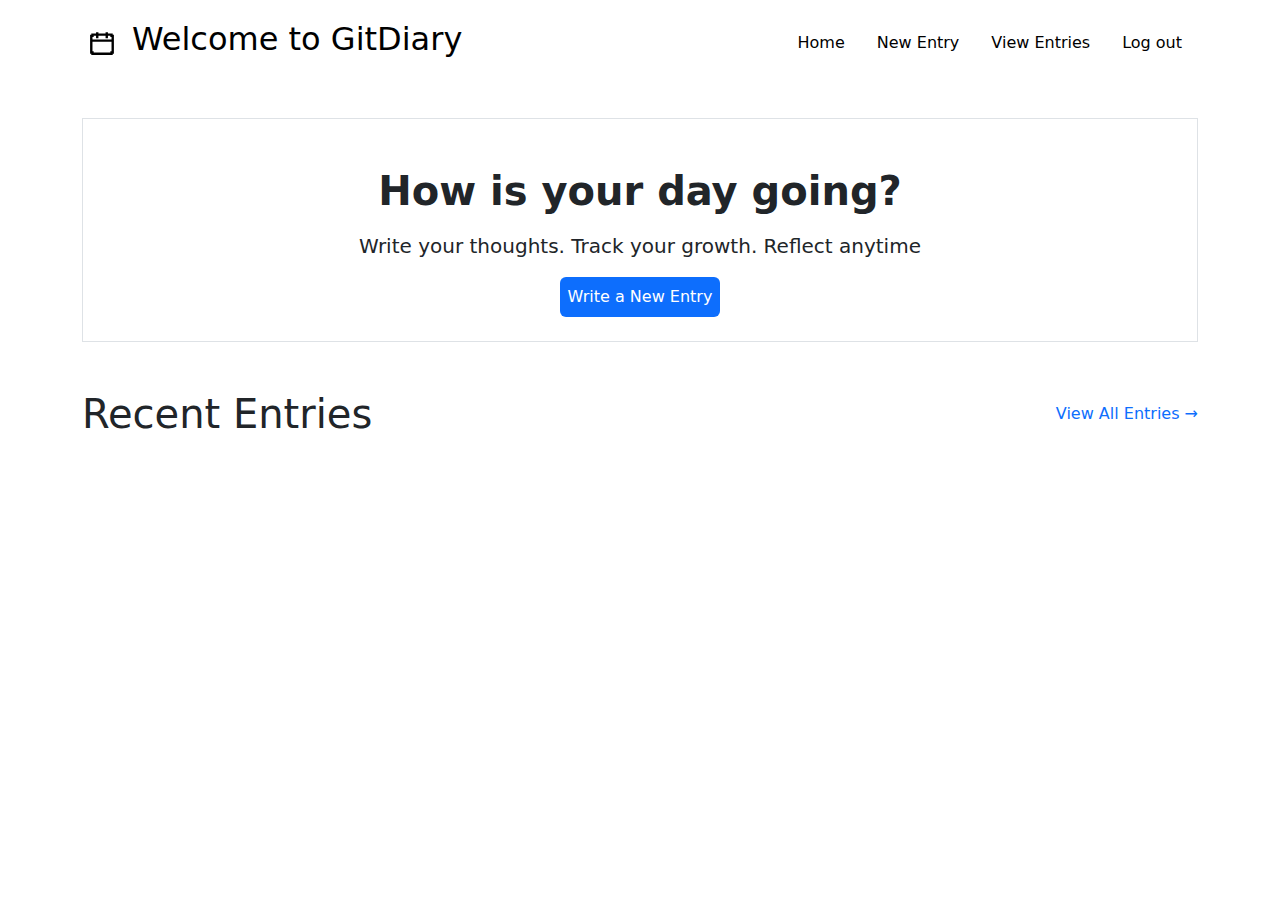
<file: frontend/html/index.html>
<!DOCTYPE html>
<html lang="en">
  <head>
    <meta charset="UTF-8" />
    <meta name="viewport" content="width=device-width, initial-scale=1.0" />
    <title>GitDiary</title>

    <!-- Bootstrap CSS -->
    <link
      href="https://cdn.jsdelivr.net/npm/bootstrap@5.3.2/dist/css/bootstrap.min.css"
      rel="stylesheet"
    />

    <!-- Your Custom CSS -->
    <link rel="stylesheet" href="../css/style.css" />
  </head>

  <body>
    <header class="headerDiary white-primary text-black p-1 mt-3">
      <!-- black bg black text padding 3 -->
      <div class="container d-flex align-items-center justify-content-between">
        <div class="d-flex align-items-center">
          <img
            src="../images/diary-svgrepo-com (7).svg"
            alt="Logo"
            class="logo-sm"
          />
          <h2 class="fw-light fs-0">Welcome to GitDiary</h2>
        </div>

        <nav class="nav">
          <a class="nav-link text-black" href="index.html">Home</a>
          <!-- nav link styled and black text -->
          <a class="nav-link text-black" href="new-entry.html">New Entry</a>
          <a class="nav-link text-black" href="view-entry.html">View Entries</a>
          <a class=" logoutButton nav-link text-black cursor-pointer" > Log out </a>
        </nav>
      </div>
    </header>

    <main class="container my-5 text-center">
      <div class="pb-4 p-5 mb-5 border">
        <h1 class="mb-3 fw-semibold fs-1">How is your day going?</h1>
        <p class="text-gray-600 fs-5">
          Write your thoughts. Track your growth. Reflect anytime
        </p>
        <button
          class="newEntriesBtn bg-primary text-white p-2 border-0 rounded"
          href="new-entry.html"
        >
          Write a New Entry
        </button>
      </div>
      <div class="d-flex justify-content-between mb-4 align-items-center">
        <h1 class="fw-light m-0">Recent Entries</h1>
        <a href="view-entry.html" class="text-decoration-none"
          >View All Entries &rightarrow;
        </a>
      </div>

      <div class="entriesContainer">
        <div id="entries-grid" class="row"></div>

        <!-- entries is replaced by dynamic string literal-->
      </div>
    </main>

    <!-- Bootstrap JS Bundle (includes Popper) -->
    <script src="https://cdn.jsdelivr.net/npm/bootstrap@5.3.2/dist/js/bootstrap.bundle.min.js"></script>

    <!-- Your Custom JS -->
    <script src="../js/app.js"></script>
    <script src="../js/entries.js"></script>
    <script src="../js/logout.js"></script>
  </body>
</html>
</file>
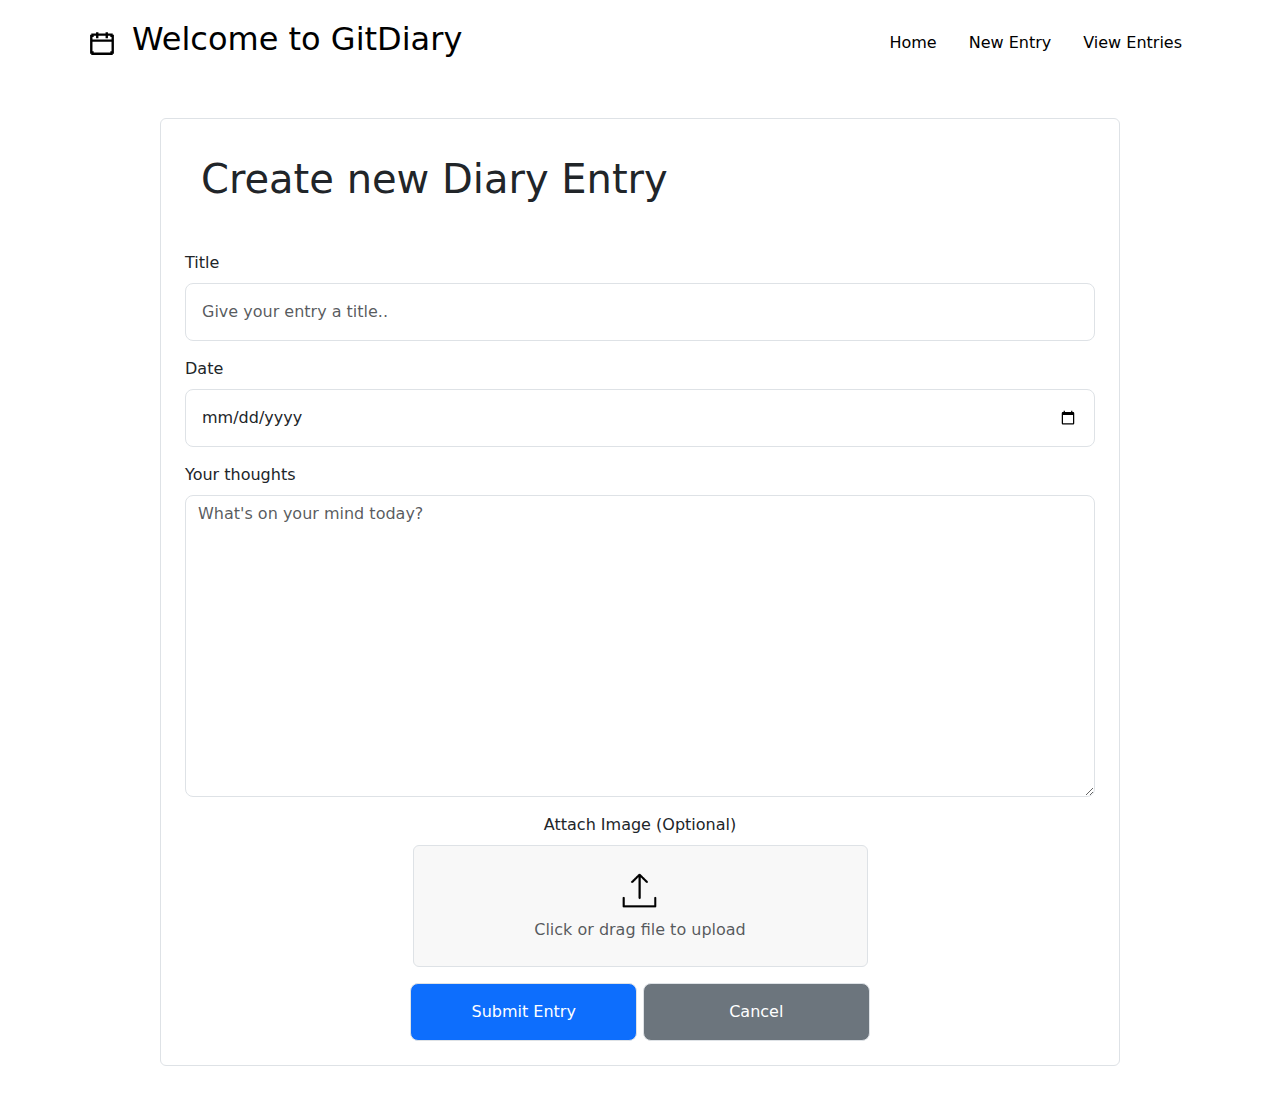
<file: frontend/new-entry.html>
<!DOCTYPE html>
<html lang="en">
  <head>
    <meta charset="UTF-8" />
    <meta name="viewport" content="width=device-width, initial-scale=1.0" />
    <title>Document</title>
    <link
      href="https://cdn.jsdelivr.net/npm/bootstrap@5.3.2/dist/css/bootstrap.min.css"
      rel="stylesheet"
    />
    <!-- Your Custom CSS -->
    <link rel="stylesheet" href="css/style.css" />
  </head>

  <body>
    <header class="headerDiary white-primary text-black p-1 mt-3">
      <!-- black bg black text padding 3 -->
      <div class="container d-flex align-items-center justify-content-between">
        <div class="d-flex align-items-center">
          <img
            src="images/diary-svgrepo-com (7).svg"
            alt="Logo"
            class="logo-sm"
          />
          <h2 class="fw-light fs-0">Welcome to GitDiary</h2>
        </div>

        <nav class="nav">
          <a class="nav-link text-black" href="index.html">Home</a>
          <!-- nav link styled and black text -->
          <a class="nav-link text-black" href="new-entry.html">New Entry</a>
          <a class="nav-link text-black" href="view-entry.html">View Entries</a>
        </nav>
      </div>
    </header>

    <div class="formBody border m-5 p-4 auto rounded w-75 mx-auto">
      <h1 class="fw-light pt-2 mt-1 text-start ms-3 mb-5">
        Create new Diary Entry
      </h1>

      <div class="mb-3">
        <label class="form-label">Title</label>
        <input
          type="text"
          placeholder="Give your entry a title.. "
          class="jsTitleUserInput border-1 rounded-3 p-3 form-control"
          required
        />
      </div>

      <div class="mb-3">
        <label class="form-label">Date</label>
        <input
          type="date"
          class="jsDateUserInput border-1 rounded-3 form-control p-3"
          required
        />
      </div>

      <div class="mb-3">
        <label class="form-label">Your thoughts</label>
        <textarea
          class="jsContentUserInput border rounded-3 form-control"
          rows="12"
          placeholder="What's on your mind today?"
          required
        ></textarea>
      </div>

      <!-- File Upload Dropzone -->
      <div class="jsImageUserInput mb-3 w-50 mx-auto text-center">
        <label class="form-label d-block mb-2 fw-lighter"
          >Attach Image (Optional)</label>

          <!-- background box -->
        <div
          class="dropzone position-relative border rounded-2 p-4 d-flex flex-column align-items-center justify-content-center"
          style="cursor: pointer; background-color: #f8f8f8"
        >
          <!-- Upload icon -->
           <img src="images/check-mark-svgrepo-com.svg" alt="Uploaded Done!" class="uploadedStatusDone mb-2 d-none">
          <img
            src="images/upload.png"
            alt="Upload Here"
            class="uploadStatus mb-2"
            style="width: 40px; height: 40px"
          />

          

          <!-- Text -->
          <span class="text-muted dropzone-text">Click or drag file to upload</span>
          <!-- d none means display none -->
          <span class="text-success dropzone-status d-none"> Done!</span>

          <!-- Invisible file input over the dropzone -->
          <input
            type="file"
            accept="image/*, video/*"
            class="position-absolute top-0 start-0 w-100 h-100 opacity-0"
            style="cursor: pointer"
          />

          
        </div>
      </div>

      <div class="text-center">
        <button
          class="jsButtonSubmitEntry btn btn-primary border w-25 mx-auto rounded-3 p-3"
        >
          Submit Entry
        </button>
        <button class="btn btn-secondary border w-25 mx-auto rounded-3 p-3">
          Cancel
        </button>
      </div>
    </div>

    <script src="https://cdn.jsdelivr.net/npm/bootstrap@5.3.2/dist/js/bootstrap.bundle.min.js"></script>

    <!-- Your Custom JS -->
    <script src="js/app.js"></script>
    <script src="js/entries.js"></script>
        <script src="js/submitEntry.js"></script>


    <!-- modal for ReadMore -->

    
  </body>
</html>
</file>
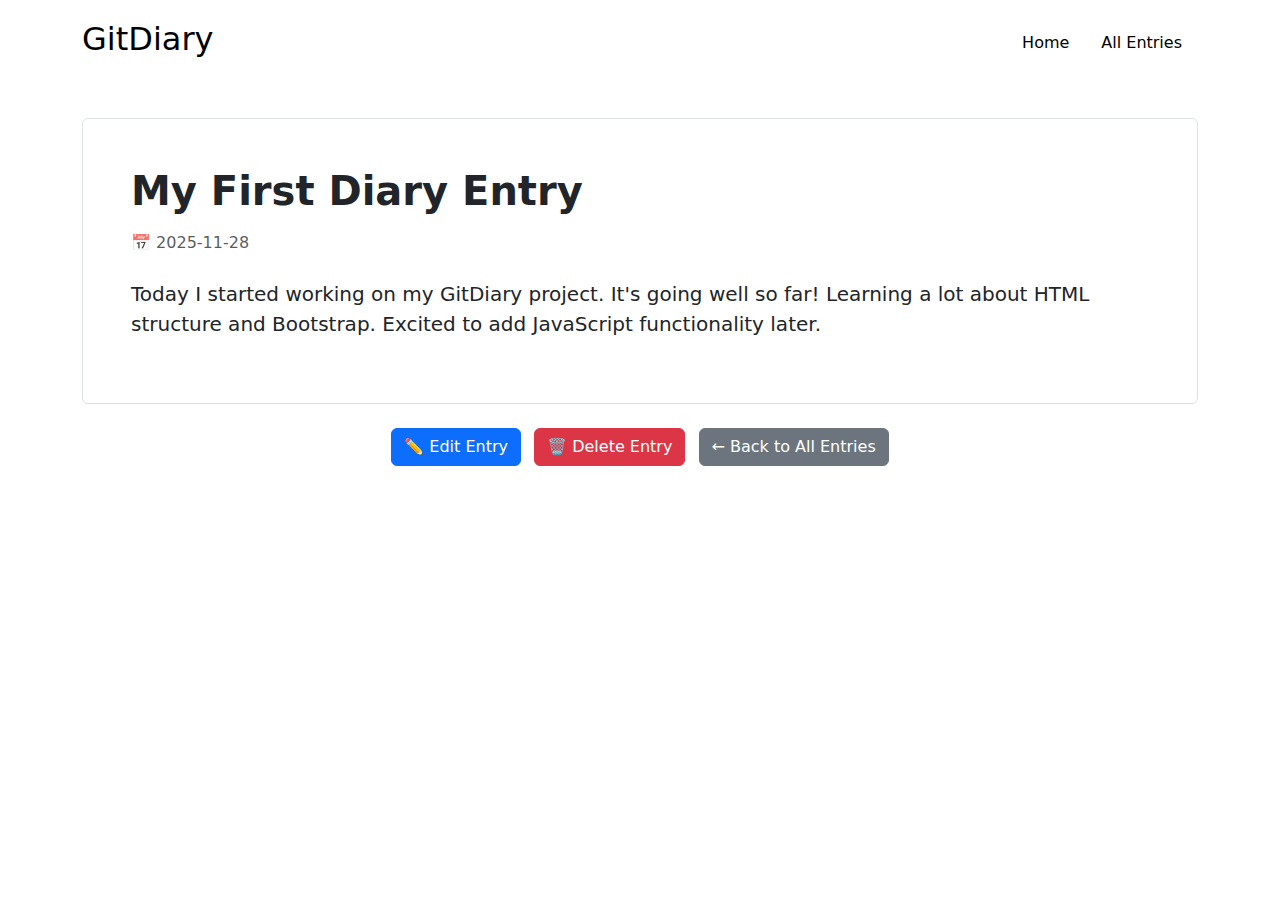
<file: frontend/try.html>
<!DOCTYPE html>
<html lang="en">
  <head>
    <meta charset="UTF-8" />
    <meta name="viewport" content="width=device-width, initial-scale=1.0" />
    <title>Entry Details - GitDiary</title>
    <link
      href="https://cdn.jsdelivr.net/npm/bootstrap@5.3.2/dist/css/bootstrap.min.css"
      rel="stylesheet"
    />
    <link rel="stylesheet" href="assets/css/style.css" />
  </head>
  <body>
    <!-- Header -->
    <header class="headerDiary white-primary text-black p-1 mt-3 mb-5">
      <div class="container d-flex align-items-center justify-content-between">
        <h2 class="fw-light">GitDiary</h2>
        <nav class="nav">
          <a class="nav-link text-black" href="index.html">Home</a>
          <a class="nav-link text-black" href="view-entry.html">All Entries</a>
        </nav>
      </div>
    </header>

    <!-- Entry Details Section -->
    <div class="container my-5">
      <div class="border rounded p-5 mb-4">
        <h1 class="fw-bold mb-3">My First Diary Entry</h1>
        <p class="text-muted mb-4">📅 2025-11-28</p>
        <p class="fs-5">
          Today I started working on my GitDiary project. It's going well so far!
          Learning a lot about HTML structure and Bootstrap. Excited to add JavaScript
          functionality later.
        </p>
      </div>

      <!-- Action Buttons -->
      <div class="text-center">
        <button 
          class="btn btn-primary me-2" 
          data-bs-toggle="modal" 
          data-bs-target="#editEntryModal"
        >
          ✏️ Edit Entry
        </button>
        <button class="btn btn-danger me-2">
          🗑️ Delete Entry
        </button>
        <a href="view-entry.html" class="btn btn-secondary">
          ← Back to All Entries
        </a>
      </div>
    </div>

    <!-- Edit Modal (Bootstrap) -->
    <div class="modal fade" id="editEntryModal" tabindex="-1">
      <div class="modal-dialog modal-lg">
        <div class="modal-content">
          <div class="modal-header">
            <h5 class="modal-title">Edit Entry</h5>
            <button 
              type="button" 
              class="btn-close" 
              data-bs-dismiss="modal"
            ></button>
          </div>
          <div class="modal-body">
            <form>
              <div class="mb-3">
                <label class="form-label">Title</label>
                <input 
                  type="text" 
                  class="form-control" 
                  value="My First Diary Entry"
                  required
                >
              </div>
              <div class="mb-3">
                <label class="form-label">Date</label>
                <input 
                  type="date" 
                  class="form-control" 
                  value="2025-11-28"
                  required
                >
              </div>
              <div class="mb-3">
                <label class="form-label">Content</label>
                <textarea 
                  class="form-control" 
                  rows="8" 
                  required
                >Today I started working on my GitDiary project...</textarea>
              </div>
            </form>
          </div>
          <div class="modal-footer">
            <button 
              type="button" 
              class="btn btn-secondary" 
              data-bs-dismiss="modal"
            >
              Cancel
            </button>
            <button type="button" class="btn btn-primary">
              Save Changes
            </button>
          </div>
        </div>
      </div>
    </div>

    <!-- Bootstrap JS (needed for modal) -->
    <script src="https://cdn.jsdelivr.net/npm/bootstrap@5.3.2/dist/js/bootstrap.bundle.min.js"></script>
  </body>
</html>
</file>
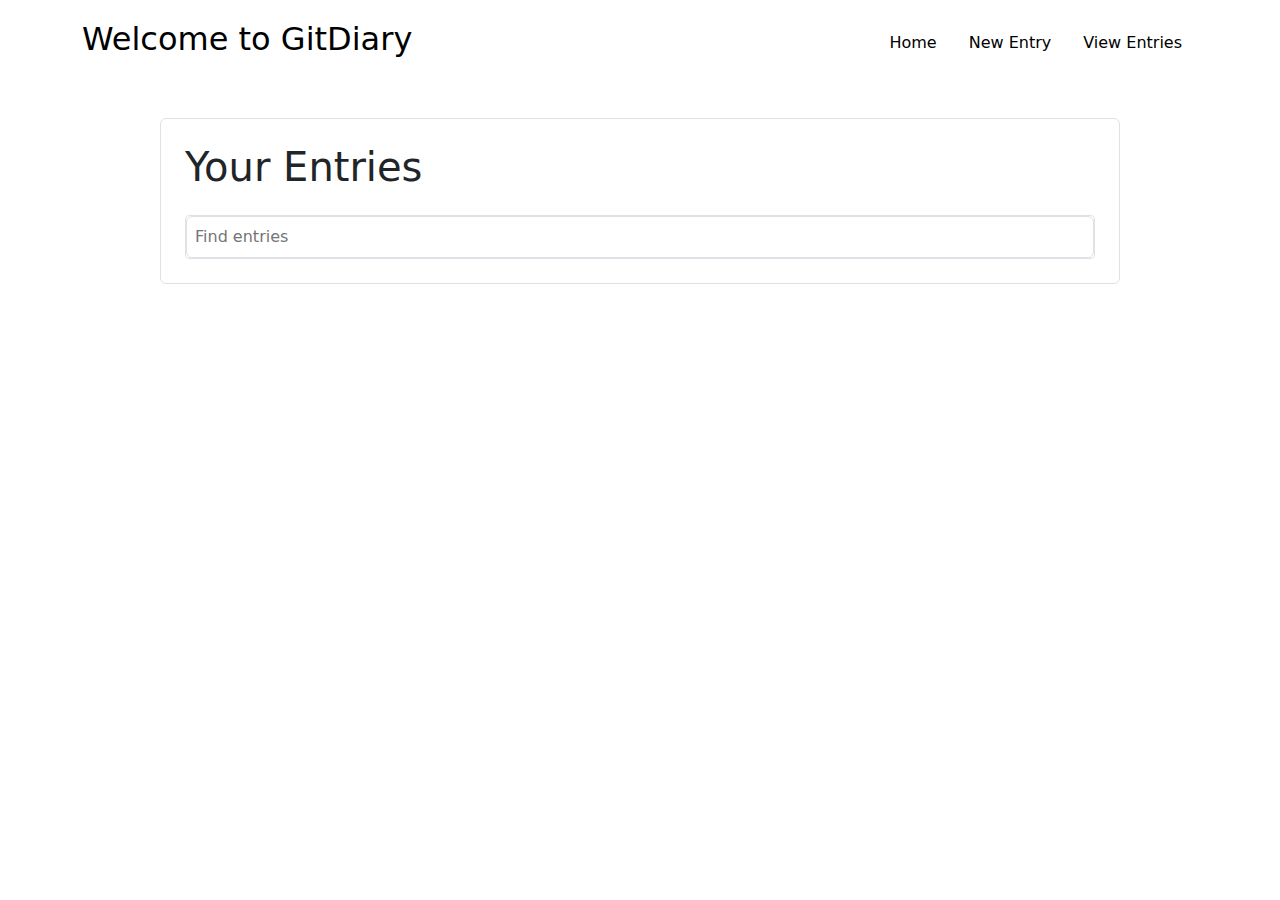
<file: frontend/view-entry.html>
<!DOCTYPE html>
<html lang="en">
  <head>
    <meta charset="UTF-8" />
    <meta name="viewport" content="width=device-width, initial-scale=1.0" />
    <title>Document</title>
    <link
      href="https://cdn.jsdelivr.net/npm/bootstrap@5.3.2/dist/css/bootstrap.min.css"
      rel="stylesheet"
    />
    <!-- Your Custom CSS -->
    <link rel="stylesheet" href="assets/css/style.css" />
  </head>
  <body>
    <header class="headerDiary white-primary text-black p-1 mt-3 mb-5">
      <!-- black bg black text padding 3 -->
      <div class="container d-flex align-items-center justify-content-between">
        <h2 class="fw-light fs-0">Welcome to GitDiary</h2>
        <nav class="nav">
          <a class="nav-link text-black" href="index.html">Home</a>
          <!-- nav link styled and black text -->
          <a class="nav-link text-black" href="new-entry.html">New Entry</a>
          <a class="nav-link text-black" href="view-entry.html">View Entries</a>
        </nav>
      </div>
    </header>

    <div class="ViewEntryBody border rounded w-75 mx-auto p-4">
      <h1 class="text-start fw-light mb-4 p-0">Your Entries</h1>
      <div class="border rounded-1">
        <input
          type="text"
          placeholder="Find entries"
          class="border rounded-2 p-2 w-100"
        />
      </div>
    </div>
    <div class="entriesContainer mb-5">
      <div id="entries-grid" class="row"></div>
      <!-- entries is replaced by js dynamic literal string-->
    </div>

    <script src="https://cdn.jsdelivr.net/npm/bootstrap@5.3.2/dist/js/bootstrap.bundle.min.js"></script>

    <!-- Your Custom JS -->
    <script src="js/app.js"></script>
    <script src="js/entries.js"></script>
    <script src="js/view-entryDetail.js"></script>
    
  </body>
</html>
</file>
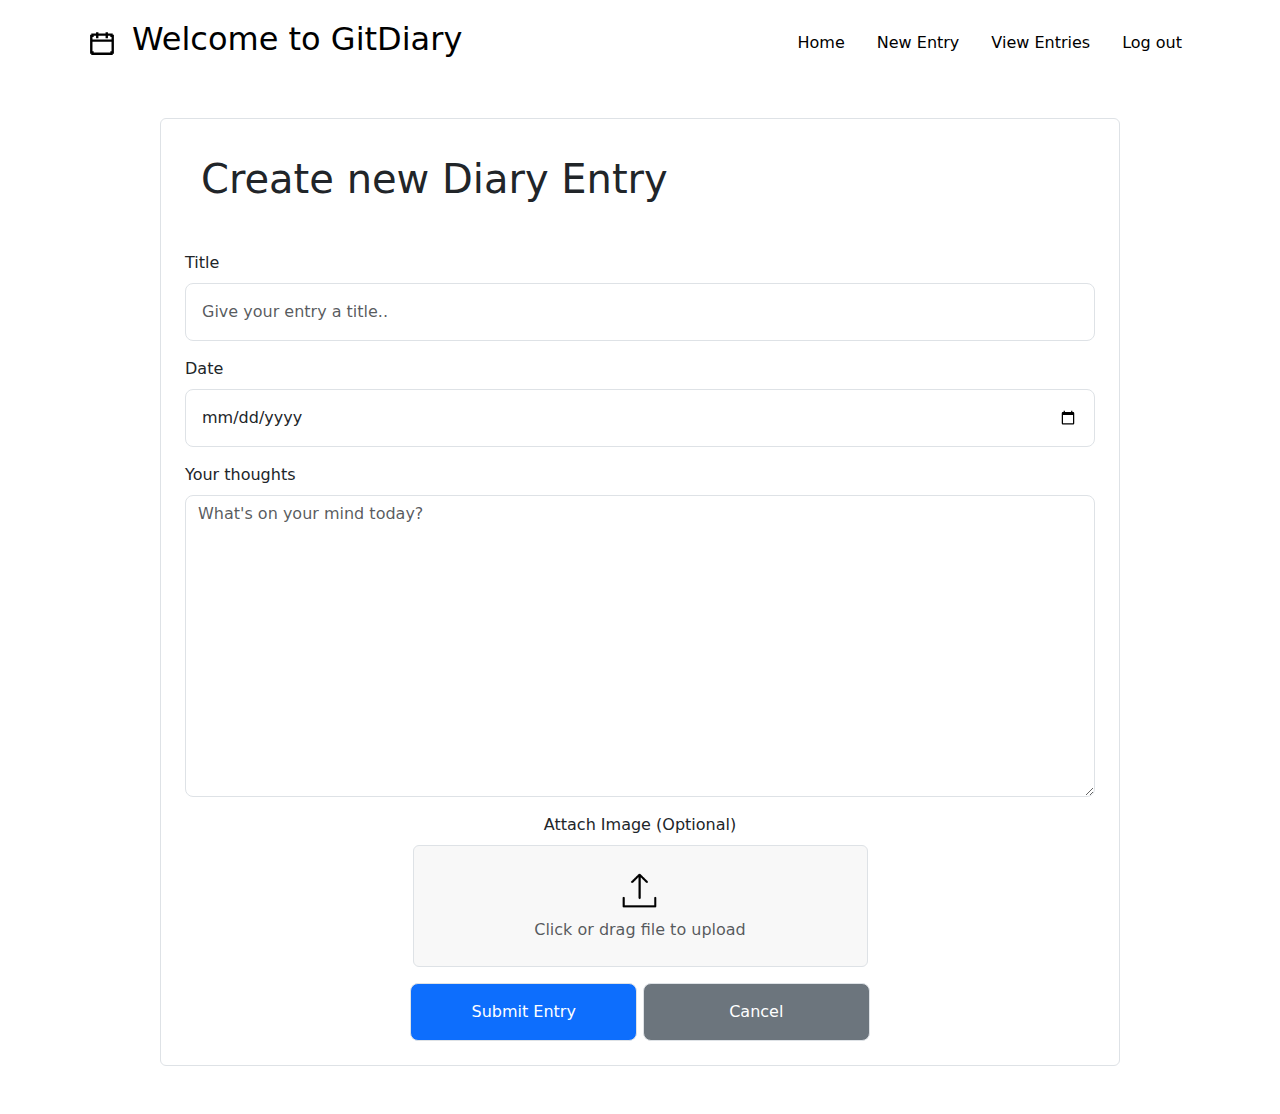
<file: frontend/html/new-entry.html>
<!DOCTYPE html>
<html lang="en">
  <head>
    <meta charset="UTF-8" />
    <meta name="viewport" content="width=device-width, initial-scale=1.0" />
    <title>Document</title>
    <link
      href="https://cdn.jsdelivr.net/npm/bootstrap@5.3.2/dist/css/bootstrap.min.css"
      rel="stylesheet"
    />
    <!-- Your Custom CSS -->
    <link rel="stylesheet" href="../css/style.css" />
  </head>

  <body>
    <header class="headerDiary white-primary text-black p-1 mt-3">
      <!-- black bg black text padding 3 -->
      <div class="container d-flex align-items-center justify-content-between">
        <div class="d-flex align-items-center">
          <img
            src="../images/diary-svgrepo-com (7).svg"
            alt="Logo"
            class="logo-sm"
          />
          <h2 class="fw-light fs-0">Welcome to GitDiary</h2>
        </div>

        <nav class="nav">
          <a class="nav-link text-black" href="index.html">Home</a>
          <!-- nav link styled and black text -->
          <a class="nav-link text-black" href="new-entry.html">New Entry</a>
          <a class="nav-link text-black" href="view-entry.html">View Entries</a>
          <a class="logoutButton nav-link text-black cursor-pointer"> Log out </a>
        </nav>
      </div>
    </header>

    <div class="formBody border m-5 p-4 auto rounded w-75 mx-auto">
      <h1 class="fw-light pt-2 mt-1 text-start ms-3 mb-5">
        Create new Diary Entry
      </h1>

      <div class="mb-3">
        <label class="form-label">Title</label>
        <input
          type="text"
          placeholder="Give your entry a title.. "
          class="jsTitleUserInput border-1 rounded-3 p-3 form-control"
          required
        />
      </div>

      <div class="mb-3">
        <label class="form-label">Date</label>
        <input
          type="date"
          class="jsDateUserInput border-1 rounded-3 form-control p-3"
          required
        />
      </div>

      <div class="mb-3">
        <label class="form-label">Your thoughts</label>
        <textarea
          class="jsContentUserInput border rounded-3 form-control"
          rows="12"
          placeholder="What's on your mind today?"
          required
        ></textarea>
      </div>

      <!-- File Upload Dropzone -->
      <div class="jsImageUserInput mb-3 w-50 mx-auto text-center">
        <label class="form-label d-block mb-2 fw-lighter"
          >Attach Image (Optional)</label>

          <!-- background box -->
        <div
          class="dropzone position-relative border rounded-2 p-4 d-flex flex-column align-items-center justify-content-center"
          style="cursor: pointer; background-color: #f8f8f8"
        >
          <!-- Upload icon -->
           <img src="../images/check-mark-svgrepo-com.svg" alt="Uploaded Done!" class="uploadedStatusDone mb-2 d-none">
          <img
            src="../images/upload.png"
            alt="Upload Here"
            class="uploadStatus mb-2"
            style="width: 40px; height: 40px"
          />

          

          <!-- Text -->
          <span class="text-muted dropzone-text">Click or drag file to upload</span>
          <!-- d none means display none -->
          <span class="text-success dropzone-status d-none"> Done!</span>

          <!-- Invisible file input over the dropzone -->
          <input
            type="file"
            accept="image/*, video/*"
            class="position-absolute top-0 start-0 w-100 h-100 opacity-0"
            style="cursor: pointer"
          />

          
        </div>
      </div>

      <div class="text-center">
        <button
          class="jsButtonSubmitEntry btn btn-primary border w-25 mx-auto rounded-3 p-3"
        >
          Submit Entry
        </button>
        <button class="btn btn-secondary border w-25 mx-auto rounded-3 p-3">
          Cancel
        </button>
      </div>
    </div>

    <script src="https://cdn.jsdelivr.net/npm/bootstrap@5.3.2/dist/js/bootstrap.bundle.min.js"></script>

    <!-- Your Custom JS -->
    <script src="../js/app.js"></script>
    <script src="../js/entries.js"></script>
        <script src="../js/submitEntry.js"></script>

        <script src="../js/logout.js"></script>


    <!-- modal for ReadMore -->

    
  </body>
</html>
</file>
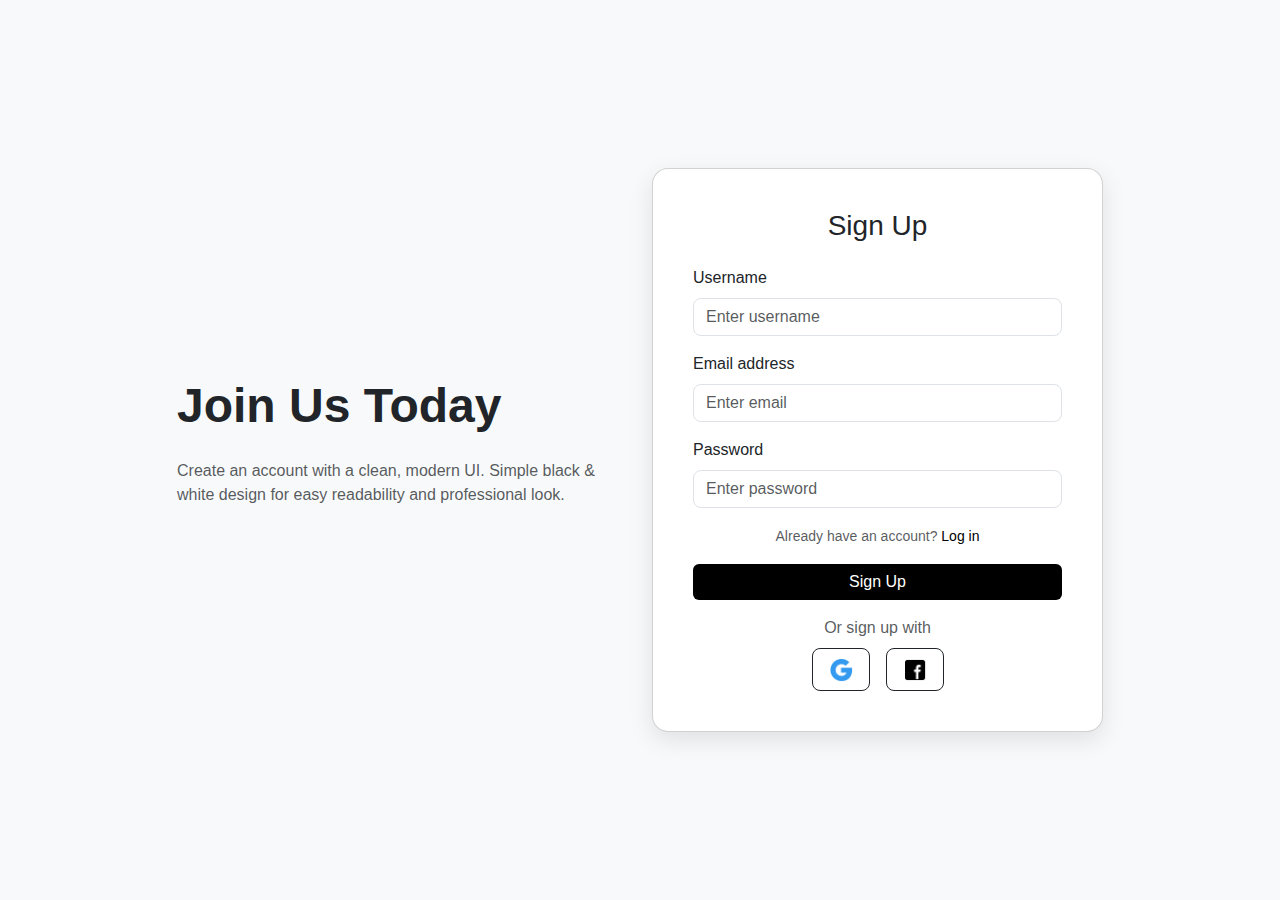
<file: frontend/html/register.html>
<!DOCTYPE html>
<html lang="en">
<head>
  <meta charset="UTF-8">
  <meta name="viewport" content="width=device-width, initial-scale=1.0">
  <title>Sign Up</title>
  <link href="https://cdn.jsdelivr.net/npm/bootstrap@5.3.2/dist/css/bootstrap.min.css" rel="stylesheet">
  <link rel="stylesheet" href="../css/auth.css">

</head>
<body>

<section class="vh-100 d-flex align-items-center">
  <div class="container">
    <div class="row justify-content-center align-items-center">

      <!-- Left text for large screens -->
      <div class="col-lg-5 d-none d-lg-block">
        <h1 class="fw-bold display-5 mb-4">Join Us Today</h1>
        <p class="text-muted">Create an account with a clean, modern UI. Simple black & white design for easy readability and professional look.</p>
      </div>

      <!-- Sign Up Card -->
      <div class="col-lg-5 col-md-8">
        <div class="card p-4">
          <div class="card-body">
            <h3 class="text-center mb-4">Sign Up</h3>
            <form>
              <!-- Username -->
              <div class="mb-3">
                <label for="username" class="form-label">Username</label>
                <input type="text" class="form-control" id="username" placeholder="Enter username" required>
              </div>

              <!-- Email -->
              <div class="mb-3">
                <label for="email" class="form-label">Email address</label>
                <input type="email" class="form-control" id="email" placeholder="Enter email" required>
              </div>

              <!-- Password -->
              <div class="mb-3">
                <label for="password" class="form-label">Password</label>
                <input type="password" class="form-control" id="password" placeholder="Enter password" required>
              </div>

              <!-- Already have account -->
              <div class="text-center mb-3">
                <small class="text-muted">Already have an account? <a href="login.html">Log in</a></small>
              </div>

              <!-- Submit button -->
              <button type="submit" class="btn btn-primary w-100 mb-3">Sign Up</button>

              <!-- Social login -->
              <p class="text-center text-muted mb-2">Or sign up with</p>
              <div class="d-flex justify-content-center gap-3">
                <button type="button" class="btn btn-outline-dark">
                  <img src="../images/icons8-google-50.png" alt="Google" style="width:24px; height:24px;">
                </button>
                <button type="button" class="btn btn-outline-dark">
                  <img src="../images/icons8-facebook-50.png" alt="Facebook" style="width:24px; height:24px;">
                </button>
              </div>

            </form>
          </div>
        </div>
      </div>

    </div>
  </div>
</section>

<script src="https://cdn.jsdelivr.net/npm/bootstrap@5.3.2/dist/js/bootstrap.bundle.min.js"></script>
</body>
</html>
</file>
<file: frontend/css/style.css>
/* view-EntryDetail */
.entry-card {
    height: 400px;               
    padding: 2rem;        
    display: flex;
    flex-direction: column;
    justify-content: space-between;
}


.entry-title {
    font-size: 2.3rem;
    font-weight: 300;
    margin-bottom: 0.3rem;
}


.entry-date {
    font-size: 1.1rem;
    margin-bottom: 1.5rem;
    display: block;
}


.entry-text {
    font-size: 1.15rem;
    line-height: 1.6;
    flex-grow: 1;      /* makes the body expand and center nicely */
}

/* Buttons container */
.entry-buttons {
    margin-top: 1.5rem;
}

.logo-sm {
  width: 40px;   /* adjust size as needed */
  height: auto;  /* keeps proportions */
  margin-right: 10px;
}


/* =========================================
   INDEX.HTML — VERTICAL ENTRIES
   ========================================= */
.entry-thumb {
  width: 100%;
  height: 200px;
  object-fit: cover;
  border-radius: 8px;
  margin-bottom: 1rem;
}


/* =========================================
   VIEW-ENTRY.HTML — HORIZONTAL PREVIEW
   (image left, text wraps on the right)
   ========================================= */
.entry-preview {
  width: 250px;
  height: 180px;
  object-fit: cover;
  border-radius: 8px;
  flex-shrink: 0;      /* prevents image shrinking */
}

.entryCard {
  display: flex;
  flex-direction: row;
  gap: 20px;
  align-items: flex-start;
}

.entryCard .entry-text-wrapper {
  flex: 1; /* makes the text area expand */
}


/* =========================================
   VIEW-ENTRY-DETAIL.HTML — HORIZONTAL FULL ENTRY
   ========================================= */
.entry-card {
    padding: 2rem;        
    min-height: 400px; /* changed from fixed height */
}

.entry-detail-wrapper {
  display: flex;
  flex-direction: row;
  gap: 25px;
  align-items: flex-start;
}

.entry-full {
  width: 320px;
  height: 240px;
  object-fit: cover;
  border-radius: 10px;
  flex-shrink: 0;
}

.entry-text-wrapper {
  flex: 1;
}

/* Make sure layout stacks on small screens */
@media (max-width: 768px) {
  .entryCard,
  .entry-detail-wrapper {
    flex-direction: column;
  }

  .entry-preview,
  .entry-full {
    width: 100%;
    height: auto;
  }
}
</file>
<file: frontend/assets/css/style.css>
/* view-EntryDetail */
.entry-card {
    height: 400px;               
    padding: 3rem 3.5rem;        
    display: flex;
    flex-direction: column;
    justify-content: space-between;
}


.entry-title {
    font-size: 2.3rem;
    font-weight: 300;
    margin-bottom: 0.3rem;
}


.entry-date {
    font-size: 1.1rem;
    margin-bottom: 1.5rem;
    display: block;
}


.entry-text {
    font-size: 1.15rem;
    line-height: 1.6;
    flex-grow: 1;      /* makes the body expand and center nicely */
}

/* Buttons container */
.entry-buttons {
    margin-top: 1.5rem;
}
</file>
<file: frontend/css/auth.css>
body {
      background-color: #f8f9fa;
      font-family: 'Segoe UI', sans-serif;
    }

    .card {
      border-radius: 1rem;
      box-shadow: 0 0.5rem 1.5rem rgba(0,0,0,0.1);
    }

    .btn-primary {
      background-color: #000;
      border: none;
    }

    .btn-primary:hover {
      background-color: #333;
    }

    .btn-outline-dark {
      border-radius: 0.5rem;
      padding: 0.5rem 1rem;
    }

    .form-control {
      border-radius: 0.5rem;
    }

    a {
      color: #000;
      text-decoration: none;
      font-weight: 500;
    }

    a:hover {
      color: #333;
    }
</file>
